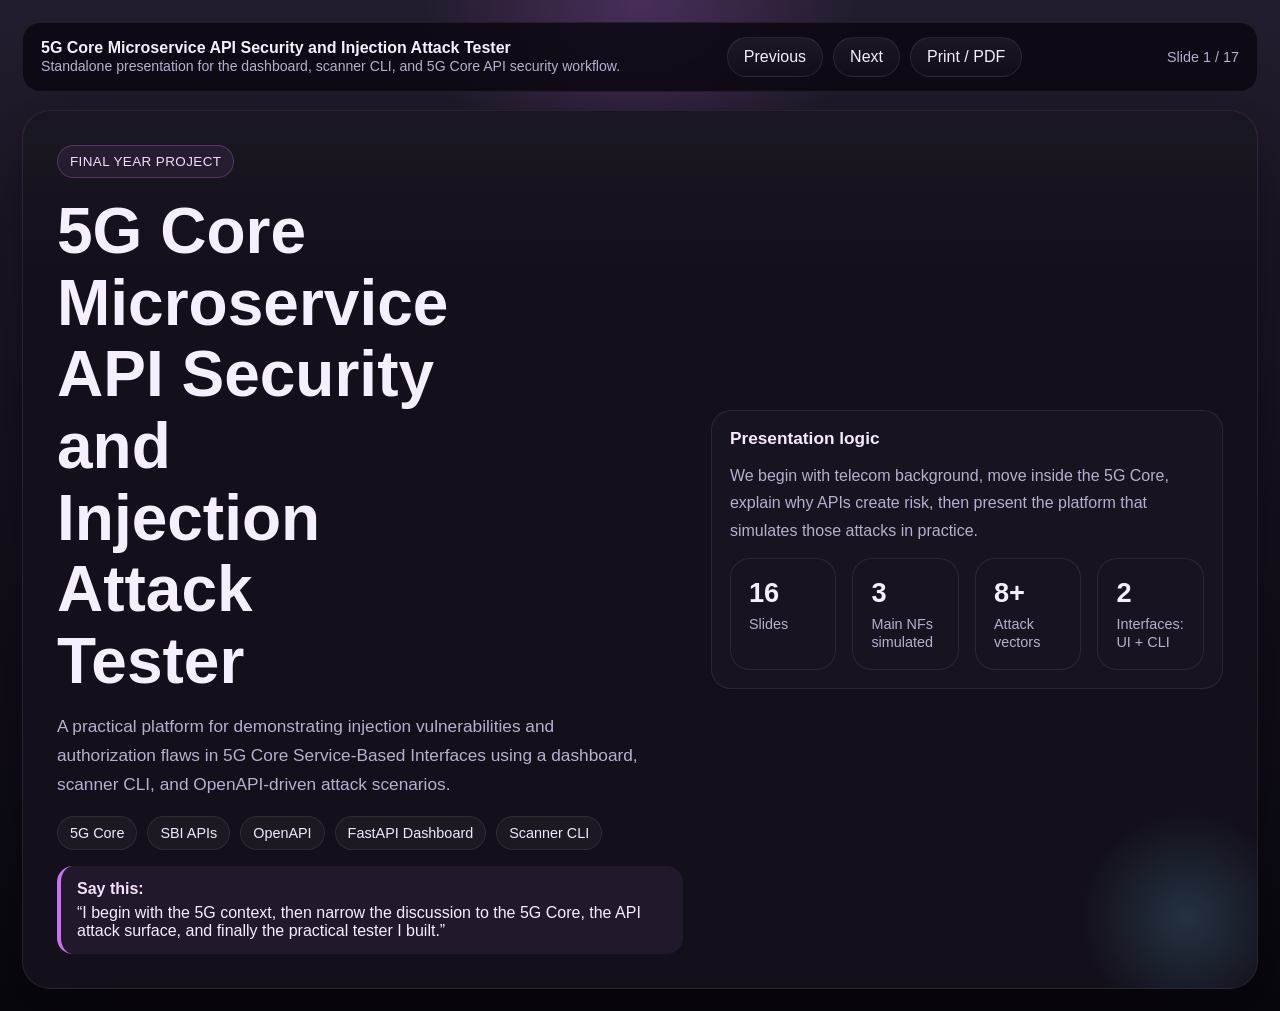
<file: docs/5g_project_presentation.html>
<!DOCTYPE html>
<html lang="en">
<head>
  <meta charset="UTF-8">
  <meta name="viewport" content="width=device-width, initial-scale=1.0">
  <title>5G Core Microservice API Security and Injection Attack Tester</title>
  <style>
    :root {
      --bg: #09070f;
      --shell: #13101b;
      --panel: #181320;
      --panel-soft: #20182b;
      --line: rgba(255, 255, 255, 0.08);
      --text: #f5efff;
      --muted: #b8aecf;
      --purple: #ca72f2;
      --blue: #79d8ff;
      --orange: #ff9c5b;
      --green: #7ee39a;
      --red: #ff7e89;
      --shadow: 0 28px 80px rgba(0, 0, 0, 0.45);
    }

    * {
      box-sizing: border-box;
    }

    html, body {
      margin: 0;
      min-height: 100%;
      background:
        radial-gradient(circle at top, rgba(202, 114, 242, 0.22), transparent 18%),
        linear-gradient(180deg, #231c2e 0%, #09070f 100%);
      color: var(--text);
      font-family: "Segoe UI", Tahoma, Geneva, Verdana, sans-serif;
    }

    body {
      padding: 22px;
    }

    .deck {
      width: min(1320px, 100%);
      margin: 0 auto;
    }

    .toolbar {
      position: sticky;
      top: 10px;
      z-index: 10;
      display: flex;
      justify-content: space-between;
      align-items: center;
      gap: 16px;
      padding: 14px 18px;
      margin-bottom: 18px;
      border-radius: 18px;
      border: 1px solid var(--line);
      background: rgba(12, 8, 18, 0.86);
      backdrop-filter: blur(12px);
    }

    .toolbar strong {
      display: block;
      font-size: 1rem;
    }

    .toolbar span {
      color: var(--muted);
      font-size: 0.88rem;
    }

    .controls {
      display: flex;
      gap: 10px;
      flex-wrap: wrap;
      align-items: center;
    }

    button {
      border: 1px solid var(--line);
      background: linear-gradient(180deg, rgba(255,255,255,0.06), rgba(255,255,255,0.02));
      color: var(--text);
      border-radius: 999px;
      padding: 10px 16px;
      font: inherit;
      cursor: pointer;
    }

    button:hover {
      border-color: rgba(202, 114, 242, 0.45);
    }

    .progress {
      min-width: 110px;
      text-align: right;
      color: var(--muted);
      font-size: 0.9rem;
    }

    .slide {
      display: none;
      min-height: calc(100vh - 128px);
      padding: 34px;
      border-radius: 28px;
      border: 1px solid var(--line);
      background:
        linear-gradient(180deg, rgba(255,255,255,0.03), transparent 18%),
        var(--shell);
      box-shadow: var(--shadow);
      overflow: hidden;
      position: relative;
    }

    .slide.active {
      display: grid;
    }

    .slide::after {
      content: "";
      position: absolute;
      width: 220px;
      height: 220px;
      right: -40px;
      bottom: -40px;
      border-radius: 50%;
      background: radial-gradient(circle, rgba(121, 216, 255, 0.17), transparent 68%);
      pointer-events: none;
    }

    .hero {
      grid-template-columns: 1.1fr 0.9fr;
      gap: 28px;
      align-items: center;
    }

    .eyebrow {
      display: inline-flex;
      align-items: center;
      gap: 8px;
      margin-bottom: 18px;
      padding: 8px 12px;
      border-radius: 999px;
      border: 1px solid rgba(202, 114, 242, 0.28);
      background: rgba(202, 114, 242, 0.08);
      color: #f3ddff;
      font-size: 0.84rem;
      text-transform: uppercase;
      letter-spacing: 0.03em;
    }

    h1, h2, h3 {
      margin: 0 0 14px;
      line-height: 1.12;
    }

    h1 {
      font-size: clamp(2.5rem, 5vw, 4.2rem);
      max-width: 11ch;
    }

    h2 {
      font-size: clamp(1.8rem, 3.6vw, 2.9rem);
    }

    h3 {
      font-size: 1.08rem;
      color: #f7eaff;
    }

    p {
      margin: 0 0 14px;
      color: var(--muted);
      line-height: 1.7;
      font-size: 1rem;
    }

    .lead {
      font-size: 1.08rem;
      max-width: 62ch;
    }

    .grid-2,
    .grid-3,
    .metrics,
    .timeline,
    .nf-grid {
      display: grid;
      gap: 16px;
    }

    .grid-2 {
      grid-template-columns: repeat(2, minmax(0, 1fr));
    }

    .grid-3 {
      grid-template-columns: repeat(3, minmax(0, 1fr));
    }

    .metrics {
      grid-template-columns: repeat(4, minmax(0, 1fr));
    }

    .timeline {
      grid-template-columns: repeat(4, minmax(0, 1fr));
      margin-top: 14px;
    }

    .nf-grid {
      grid-template-columns: repeat(4, minmax(0, 1fr));
      margin-top: 12px;
    }

    .card,
    .metric,
    .codebox,
    .callout,
    .node {
      background: var(--panel);
      border: 1px solid var(--line);
      border-radius: 20px;
      padding: 18px;
    }

    .metric strong {
      display: block;
      margin-bottom: 6px;
      font-size: 1.7rem;
    }

    .metric span {
      color: var(--muted);
      font-size: 0.9rem;
    }

    ul, ol {
      margin: 10px 0 0;
      padding-left: 20px;
    }

    li {
      margin-bottom: 10px;
      line-height: 1.6;
    }

    .pill-row {
      display: flex;
      flex-wrap: wrap;
      gap: 10px;
      margin-top: 16px;
    }

    .pill {
      padding: 8px 12px;
      border-radius: 999px;
      border: 1px solid var(--line);
      background: rgba(255,255,255,0.04);
      color: #f2e8ff;
      font-size: 0.9rem;
    }

    .accent {
      color: var(--blue);
    }

    .good {
      color: var(--green);
    }

    .bad {
      color: var(--red);
    }

    .timeline .card {
      position: relative;
      min-height: 140px;
    }

    .timeline .card strong {
      display: block;
      margin-bottom: 8px;
      font-size: 1.1rem;
      color: white;
    }

    .node {
      text-align: center;
      background: linear-gradient(180deg, rgba(255,255,255,0.05), rgba(255,255,255,0.02));
    }

    .node strong {
      display: block;
      margin-bottom: 6px;
    }

    .node span {
      color: var(--muted);
      font-size: 0.88rem;
      line-height: 1.5;
    }

    .flow {
      display: grid;
      grid-template-columns: 1fr 70px 1fr 70px 1fr 70px 1fr;
      gap: 10px;
      align-items: center;
      margin-top: 18px;
    }

    .arrow {
      text-align: center;
      font-size: 1.5rem;
      color: var(--blue);
      font-weight: 700;
    }

    pre {
      margin: 0;
      white-space: pre-wrap;
      word-break: break-word;
      line-height: 1.65;
      font-size: 0.95rem;
      color: #f4effd;
    }

    .speaker {
      margin-top: 16px;
      padding: 14px 16px;
      border-radius: 16px;
      border-left: 4px solid var(--purple);
      background: rgba(202, 114, 242, 0.08);
    }

    .speaker strong {
      display: block;
      margin-bottom: 6px;
      color: #f7dfff;
    }

    .footer-note {
      margin-top: 16px;
      color: var(--muted);
      font-size: 0.9rem;
    }

    .kbd {
      display: inline-block;
      padding: 2px 8px;
      border-radius: 8px;
      border: 1px solid var(--line);
      background: rgba(255,255,255,0.05);
      font-size: 0.85rem;
    }

    @media (max-width: 980px) {
      body {
        padding: 12px;
      }

      .slide,
      .hero,
      .grid-2,
      .grid-3,
      .metrics,
      .timeline,
      .nf-grid,
      .flow {
        grid-template-columns: 1fr;
      }

      .slide {
        min-height: auto;
        padding: 24px;
      }

      .toolbar {
        flex-direction: column;
        align-items: stretch;
      }

      .progress {
        text-align: left;
      }

      .arrow {
        transform: rotate(90deg);
      }
    }

    @media print {
      body {
        background: white;
        color: black;
        padding: 0;
      }

      .toolbar {
        display: none;
      }

      .slide {
        display: grid !important;
        min-height: auto;
        break-inside: avoid;
        page-break-inside: avoid;
        margin-bottom: 16px;
        box-shadow: none;
        background: white;
        color: black;
      }

      p, .footer-note, .node span, .metric span {
        color: #333;
      }
    }
  </style>
</head>
<body>
  <div class="deck">
    <div class="toolbar">
      <div>
        <strong>5G Core Microservice API Security and Injection Attack Tester</strong>
        <span>Standalone presentation for the dashboard, scanner CLI, and 5G Core API security workflow.</span>
      </div>
      <div class="controls">
        <button type="button" id="prevBtn">Previous</button>
        <button type="button" id="nextBtn">Next</button>
        <button type="button" id="printBtn">Print / PDF</button>
      </div>
      <div class="progress" id="progressText">Slide 1 / 16</div>
    </div>

    <section class="slide hero active">
      <div>
        <div class="eyebrow">Final Year Project</div>
        <h1>5G Core Microservice API Security and Injection Attack Tester</h1>
        <p class="lead">
          A practical platform for demonstrating injection vulnerabilities and authorization flaws in 5G Core Service-Based Interfaces using a dashboard, scanner CLI, and OpenAPI-driven attack scenarios.
        </p>
        <div class="pill-row">
          <span class="pill">5G Core</span>
          <span class="pill">SBI APIs</span>
          <span class="pill">OpenAPI</span>
          <span class="pill">FastAPI Dashboard</span>
          <span class="pill">Scanner CLI</span>
        </div>
        <div class="speaker">
          <strong>Say this:</strong>
          “I begin with the 5G context, then narrow the discussion to the 5G Core, the API attack surface, and finally the practical tester I built.”
        </div>
      </div>
      <div class="callout">
        <h3>Presentation logic</h3>
        <p>We begin with telecom background, move inside the 5G Core, explain why APIs create risk, then present the platform that simulates those attacks in practice.</p>
        <div class="metrics">
          <div class="metric"><strong>16</strong><span>Slides</span></div>
          <div class="metric"><strong>3</strong><span>Main NFs simulated</span></div>
          <div class="metric"><strong>8+</strong><span>Attack vectors</span></div>
          <div class="metric"><strong>2</strong><span>Interfaces: UI + CLI</span></div>
        </div>
      </div>
    </section>

    <section class="slide">
      <div>
        <div class="eyebrow">Background</div>
        <h2>What Is 5G?</h2>
        <div class="grid-2">
          <div class="card">
            <h3>Definition</h3>
            <p>
              5G is the fifth generation of mobile networks. It enables communication with high speed, low latency, and massive connectivity between users, devices, and digital services.
            </p>
          </div>
          <div class="card">
            <h3>Simple idea</h3>
            <p>
              It is not only for smartphones. 5G also connects cars, factories, homes, hospitals, and IoT systems to intelligent online services.
            </p>
          </div>
        </div>
        <div class="speaker">
          <strong>Say this:</strong>
          “Before talking about security, I first explain that 5G is not just faster internet for phones. It is an infrastructure for massive digital communication.”
        </div>
      </div>
    </section>

    <section class="slide">
      <div>
        <div class="eyebrow">Evolution</div>
        <h2>From 2G to 5G</h2>
        <div class="timeline">
          <div class="card"><strong>2G</strong><p>Voice communication</p></div>
          <div class="card"><strong>3G</strong><p>Mobile internet</p></div>
          <div class="card"><strong>4G</strong><p>High-speed multimedia and data</p></div>
          <div class="card"><strong>5G</strong><p>Massive connectivity, low latency, flexible services</p></div>
        </div>
        <div class="speaker">
          <strong>Say this:</strong>
          “5G is the continuation of mobile evolution, but it also changes the internal architecture of the network, which is why security becomes more software- and API-oriented.”
        </div>
      </div>
    </section>

    <section class="slide">
      <div>
        <div class="eyebrow">High-Level View</div>
        <h2>How 5G Works</h2>
        <div class="flow">
          <div class="node"><strong>UE</strong><span>Smartphone, car, smart home, IoT device</span></div>
          <div class="arrow">→</div>
          <div class="node"><strong>gNB</strong><span>Base station / antenna</span></div>
          <div class="arrow">→</div>
          <div class="node"><strong>5G Core</strong><span>Central control and service layer</span></div>
          <div class="arrow">→</div>
          <div class="node"><strong>Internet</strong><span>External applications and digital services</span></div>
        </div>
        <div class="footer-note">All traffic and service logic passes through the 5G Core, which makes it a strategic security target.</div>
      </div>
    </section>

    <section class="slide">
      <div>
        <div class="eyebrow">Core Focus</div>
        <h2>What Is the 5G Core?</h2>
        <div class="grid-2">
          <div class="card">
            <h3>Definition</h3>
            <p>
              The 5G Core is the central part of the network. It manages users, sessions, mobility, routing, authentication, and communication with external services.
            </p>
          </div>
          <div class="card">
            <h3>Where it is deployed</h3>
            <p>
              In real environments, the 5G Core is deployed in operator data centers, private cloud platforms, or public cloud infrastructure.
            </p>
          </div>
        </div>
        <div class="speaker">
          <strong>Say this:</strong>
          “My project focuses specifically on the 5G Core because that is where service logic and API communication happen.”
        </div>
      </div>
    </section>

    <section class="slide">
      <div>
        <div class="eyebrow">Inside the Core</div>
        <h2>5G Core as Microservices</h2>
        <p class="lead">
          The 5G Core is not one monolithic system. It is composed of many independent Network Functions that behave like modern microservices and communicate through APIs.
        </p>
        <div class="nf-grid">
          <div class="node"><strong>AMF</strong><span>User access and mobility</span></div>
          <div class="node"><strong>SMF</strong><span>Session creation and control</span></div>
          <div class="node"><strong>UPF</strong><span>User traffic forwarding</span></div>
          <div class="node"><strong>NRF</strong><span>Service discovery registry</span></div>
          <div class="node"><strong>AUSF</strong><span>Authentication</span></div>
          <div class="node"><strong>UDM</strong><span>Subscriber data</span></div>
          <div class="node"><strong>NSSF</strong><span>Network slice selection</span></div>
          <div class="node"><strong>NEF</strong><span>Network exposure and diagnostics</span></div>
        </div>
        <div class="speaker">
          <strong>Say this:</strong>
          “This is the key transition point in the presentation: once we view the core as microservices, API security becomes essential.”
        </div>
      </div>
    </section>

    <section class="slide">
      <div>
        <div class="eyebrow">Interfaces</div>
        <h2>Why Service-Based Interfaces Matter</h2>
        <div class="grid-2">
          <div class="card">
            <h3>Service-Based Interfaces</h3>
            <ul>
              <li>Used between core functions</li>
              <li>HTTP/2 + JSON APIs</li>
              <li>Examples: Namf, Nsmf, Nudm, Nnrf</li>
            </ul>
          </div>
          <div class="card">
            <h3>Security consequence</h3>
            <ul>
              <li>Internal communication now looks like web API traffic</li>
              <li>Input validation becomes critical</li>
              <li>Authentication and authorization logic can be attacked</li>
            </ul>
          </div>
        </div>
        <div class="speaker">
          <strong>Say this:</strong>
          “The project is based on Service-Based Interfaces because they are the main API communication channels inside the 5G Core.”
        </div>
      </div>
    </section>

    <section class="slide">
      <div>
        <div class="eyebrow">Security Question</div>
        <h2>Is 5G Secure by Default?</h2>
        <div class="grid-2">
          <div class="card">
            <h3>Original assumption</h3>
            <ul>
              <li>Controlled telecom environments</li>
              <li>Protected data centers</li>
              <li>Strong network perimeter</li>
            </ul>
          </div>
          <div class="card">
            <h3>Modern reality</h3>
            <ul>
              <li>Cloud deployments</li>
              <li>Private 5G networks</li>
              <li>University labs and research setups</li>
              <li>Open-source platforms such as free5GC and Open5GS</li>
            </ul>
          </div>
        </div>
        <div class="speaker">
          <strong>Say this:</strong>
          “The 5G Core was originally designed for a controlled environment, but modern deployment models make the perimeter weaker and the API attack surface more exposed.”
        </div>
      </div>
    </section>

    <section class="slide">
      <div>
        <div class="eyebrow">Attack Surface</div>
        <h2>Why Could 5G Be Vulnerable?</h2>
        <div class="grid-3">
          <div class="card">
            <h3>Microservices</h3>
            <p>More services mean more internal communication paths and more code boundaries.</p>
          </div>
          <div class="card">
            <h3>APIs</h3>
            <p>Network Functions exchange data through API endpoints, request bodies, tokens, and identifiers.</p>
          </div>
          <div class="card">
            <h3>Deployment risks</h3>
            <p>Misconfiguration, weak validation, and limited telecom expertise can expose internal services.</p>
          </div>
        </div>
        <div class="callout" style="margin-top:16px;">
          <h3>Key idea</h3>
          <p>More flexibility means a larger attack surface. Security now depends not only on design, but also on implementation and deployment.</p>
        </div>
      </div>
    </section>

    <section class="slide">
      <div>
        <div class="eyebrow">Threat Model</div>
        <h2>What Can an Attacker Do?</h2>
        <div class="grid-2">
          <div class="card">
            <h3>Potential attacker actions</h3>
            <ul>
              <li>Send malicious API requests</li>
              <li>Exploit weak input validation</li>
              <li>Try to impersonate a Network Function</li>
              <li>Abuse object identifiers and service tokens</li>
            </ul>
          </div>
          <div class="card">
            <h3>Potential targets</h3>
            <ul>
              <li>Private 5G deployments</li>
              <li>University labs and research environments</li>
              <li>Cloud deployments with misconfiguration</li>
              <li>Development and testing environments</li>
            </ul>
          </div>
        </div>
        <div class="speaker">
          <strong>Say this:</strong>
          “This is where I move from telecom explanation to security analysis: the attacker does not need to break radio first. Weak APIs inside the core can already become the entry point.”
        </div>
      </div>
    </section>

    <section class="slide">
      <div>
        <div class="eyebrow">From Theory to Practice</div>
        <h2>Our Approach</h2>
        <div class="grid-2">
          <div class="card">
            <h3>Security workflow</h3>
            <ul>
              <li>Use an open-source 5G Core environment</li>
              <li>Analyze API communication between functions</li>
              <li>Simulate injection attack scenarios</li>
            </ul>
          </div>
          <div class="card">
            <h3>My implementation</h3>
            <ul>
              <li>FastAPI dashboard for live demonstrations</li>
              <li>Scanner CLI with modular checks and attacks</li>
              <li>OpenAPI-driven payloads, evidence logging, and structured findings</li>
            </ul>
          </div>
        </div>
        <div class="speaker">
          <strong>Say this:</strong>
          “This is where the presentation moves from theory into practice: the platform turns telecom security concepts into concrete, testable attack scenarios.”
        </div>
      </div>
    </section>

    <section class="slide">
      <div>
        <div class="eyebrow">My Platform</div>
        <h2>Project Architecture</h2>
        <div class="flow">
          <div class="node"><strong>Dashboard UI</strong><span>Interactive attack runner, findings, analysis</span></div>
          <div class="arrow">→</div>
          <div class="node"><strong>FastAPI Backend</strong><span>Routers, validation, security logic</span></div>
          <div class="arrow">→</div>
          <div class="node"><strong>Simulated NFs</strong><span>NRF, UDM, NEF behaviors</span></div>
          <div class="arrow">→</div>
          <div class="node"><strong>Evidence Store</strong><span>Runs, logs, findings, reports</span></div>
        </div>
        <div class="grid-2" style="margin-top:18px;">
          <div class="card">
            <h3>Main technical stack</h3>
            <ul>
              <li>Python + FastAPI</li>
              <li>Jinja2 dashboard</li>
              <li>SQLite evidence storage</li>
              <li>Rich CLI output</li>
            </ul>
          </div>
          <div class="card">
            <h3>Why this matters</h3>
            <ul>
              <li>Shows both visualization and automation</li>
              <li>Allows live comparison of vulnerable vs secure results</li>
              <li>Supports presentation and technical validation together</li>
            </ul>
          </div>
        </div>
      </div>
    </section>

    <section class="slide">
      <div>
        <div class="eyebrow">Attack Modules</div>
        <h2>What My Tester Simulates</h2>
        <div class="grid-3">
          <div class="card">
            <h3>Injection</h3>
            <ul>
              <li>SQL injection on UDM</li>
              <li>NoSQL / JSON injection</li>
              <li>SUPI manipulation</li>
              <li>Command injection on NEF</li>
            </ul>
          </div>
          <div class="card">
            <h3>Authorization & identity</h3>
            <ul>
              <li>JWT manipulation</li>
              <li>JWT authentication validation</li>
              <li>BOLA-style access</li>
              <li>NRF spoofing attempts</li>
            </ul>
          </div>
          <div class="card">
            <h3>Advanced context</h3>
            <ul>
              <li>OpenAPI-guided fuzzing</li>
              <li>STRIDE mapping</li>
              <li>Implementation playbook</li>
              <li>Reference and lab blueprint panels</li>
            </ul>
          </div>
        </div>
        <div class="callout" style="margin-top:16px;">
          <h3>Core idea</h3>
          <p>The project does not only show the attack. It also shows how a secure implementation should block or contain the same payload.</p>
        </div>
      </div>
    </section>

    <section class="slide">
      <div>
        <div class="eyebrow">Dashboard Demo</div>
        <h2>What I Show Live in the Dashboard</h2>
        <ol>
          <li>Introduce the attack surface and the simulated 5G assets.</li>
          <li>Load a payload such as Command Injection, JSON Injection, or SUPI Injection.</li>
          <li>Run the attack and compare the vulnerable and secure outputs.</li>
          <li>Launch a structured scan and open the latest run from the Recent Runs panel.</li>
          <li>Show the STRIDE, fuzzing, lab blueprint, playbook, and sources sections.</li>
        </ol>
        <div class="speaker">
          <strong>Say this:</strong>
          “The dashboard gives me a visual way to explain the story: attack surface, attack execution, mitigation, and evidence.”
        </div>
      </div>
    </section>

    <section class="slide">
      <div>
        <div class="eyebrow">CLI Demo</div>
        <h2>What I Show Live in the CLI</h2>
        <div class="grid-2">
          <div class="codebox">
            <h3>Main scanner CLI</h3>
            <pre>python main.py --mode scan
python main.py --mode scan --nf UDM
python main.py --mode attack --module udm</pre>
          </div>
          <div class="codebox">
            <h3>Structured scan engine CLI</h3>
            <pre>python scanner_cli.py profiles list
python scanner_cli.py modules list
python scanner_cli.py run --profile mock-local-lab --mode dry-run</pre>
          </div>
        </div>
        <div class="speaker">
          <strong>Say this:</strong>
          “The CLI proves that my project is not only a dashboard. It also supports structured, modular security testing like a real scanner.”
        </div>
      </div>
    </section>

    <section class="slide">
      <div>
        <div class="eyebrow">Evidence</div>
        <h2>Evidence and Reporting</h2>
        <div class="grid-2">
          <div class="card">
            <h3>What the platform records</h3>
            <ul>
              <li>Attack history from the dashboard runner</li>
              <li>Structured scan runs with findings</li>
              <li>Report export data for review and discussion</li>
              <li>Uploaded scenarios and reusable module outputs</li>
            </ul>
          </div>
          <div class="card">
            <h3>Why this is useful academically</h3>
            <ul>
              <li>Shows repeatable proof instead of only theory</li>
              <li>Makes vulnerable vs secure behavior easy to compare</li>
              <li>Supports both visual presentation and command-line validation</li>
              <li>Creates a stronger viva and report discussion</li>
            </ul>
          </div>
        </div>
        <div class="callout" style="margin-top:16px;">
          <h3>Short summary</h3>
          <p>The platform is designed to generate practical evidence, not only screenshots. That makes the project easier to defend technically and academically.</p>
        </div>
      </div>
    </section>

    <section class="slide">
      <div>
        <div class="eyebrow">Conclusion</div>
        <h2>Final Conclusion</h2>
        <p class="lead">
          5G Core security is increasingly API security. Because the core uses microservices and Service-Based Interfaces, weak validation, weak trust assumptions, and weak authorization can become practical security problems.
        </p>
        <div class="grid-2">
          <div class="card">
            <h3>What the project proves</h3>
            <ul>
              <li>5G API risks can be demonstrated clearly</li>
              <li>Injection and authorization flaws are understandable in a telecom context</li>
              <li>Secure controls can be shown, not only described</li>
            </ul>
          </div>
          <div class="card">
            <h3>Future work</h3>
            <ul>
              <li>Real integration with free5GC/Open5GS labs</li>
              <li>mTLS or OAuth2 trust between services</li>
              <li>PDF export of findings</li>
              <li>More attack modules and fuzzing coverage</li>
            </ul>
          </div>
        </div>
        <div class="speaker">
          <strong>Say this:</strong>
          “In conclusion, this project combines 5G Core concepts, API security testing, a dashboard, a scanner CLI, and measurable evidence into one coherent platform.”
        </div>
        <div class="footer-note">
          Navigation: <span class="kbd">←</span> previous, <span class="kbd">→</span> next, <span class="kbd">Home</span> first slide, <span class="kbd">End</span> last slide.
        </div>
      </div>
    </section>
  </div>

  <script>
    const slides = Array.from(document.querySelectorAll(".slide"));
    const progressText = document.getElementById("progressText");
    const prevBtn = document.getElementById("prevBtn");
    const nextBtn = document.getElementById("nextBtn");
    const printBtn = document.getElementById("printBtn");
    let current = 0;

    function render(index) {
      current = Math.max(0, Math.min(index, slides.length - 1));
      slides.forEach((slide, i) => slide.classList.toggle("active", i === current));
      progressText.textContent = `Slide ${current + 1} / ${slides.length}`;
      prevBtn.disabled = current === 0;
      nextBtn.disabled = current === slides.length - 1;
      window.scrollTo({ top: 0, behavior: "smooth" });
    }

    prevBtn.addEventListener("click", () => render(current - 1));
    nextBtn.addEventListener("click", () => render(current + 1));
    printBtn.addEventListener("click", () => window.print());

    window.addEventListener("keydown", (event) => {
      if (event.key === "ArrowRight" || event.key === "PageDown") render(current + 1);
      if (event.key === "ArrowLeft" || event.key === "PageUp") render(current - 1);
      if (event.key === "Home") render(0);
      if (event.key === "End") render(slides.length - 1);
    });

    render(0);
  </script>
</body>
</html>
</file>
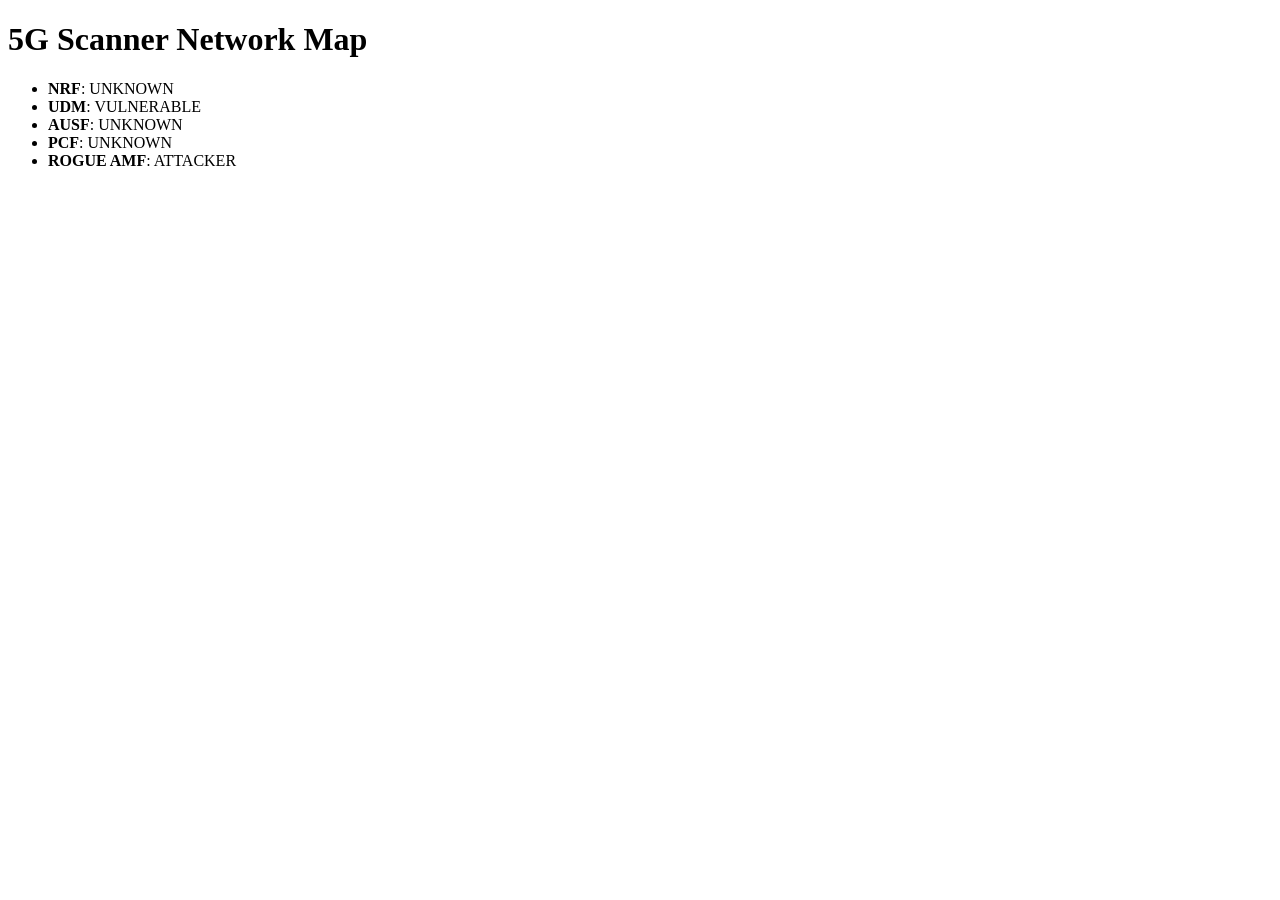
<file: report/network_map.html>
<!DOCTYPE html><html><head><meta charset='utf-8'><title>5G Scanner Network Map</title></head><body><h1>5G Scanner Network Map</h1><ul><li><strong>NRF</strong>: UNKNOWN</li><li><strong>UDM</strong>: VULNERABLE</li><li><strong>AUSF</strong>: UNKNOWN</li><li><strong>PCF</strong>: UNKNOWN</li><li><strong>ROGUE AMF</strong>: ATTACKER</li></ul></body></html>
</file>
